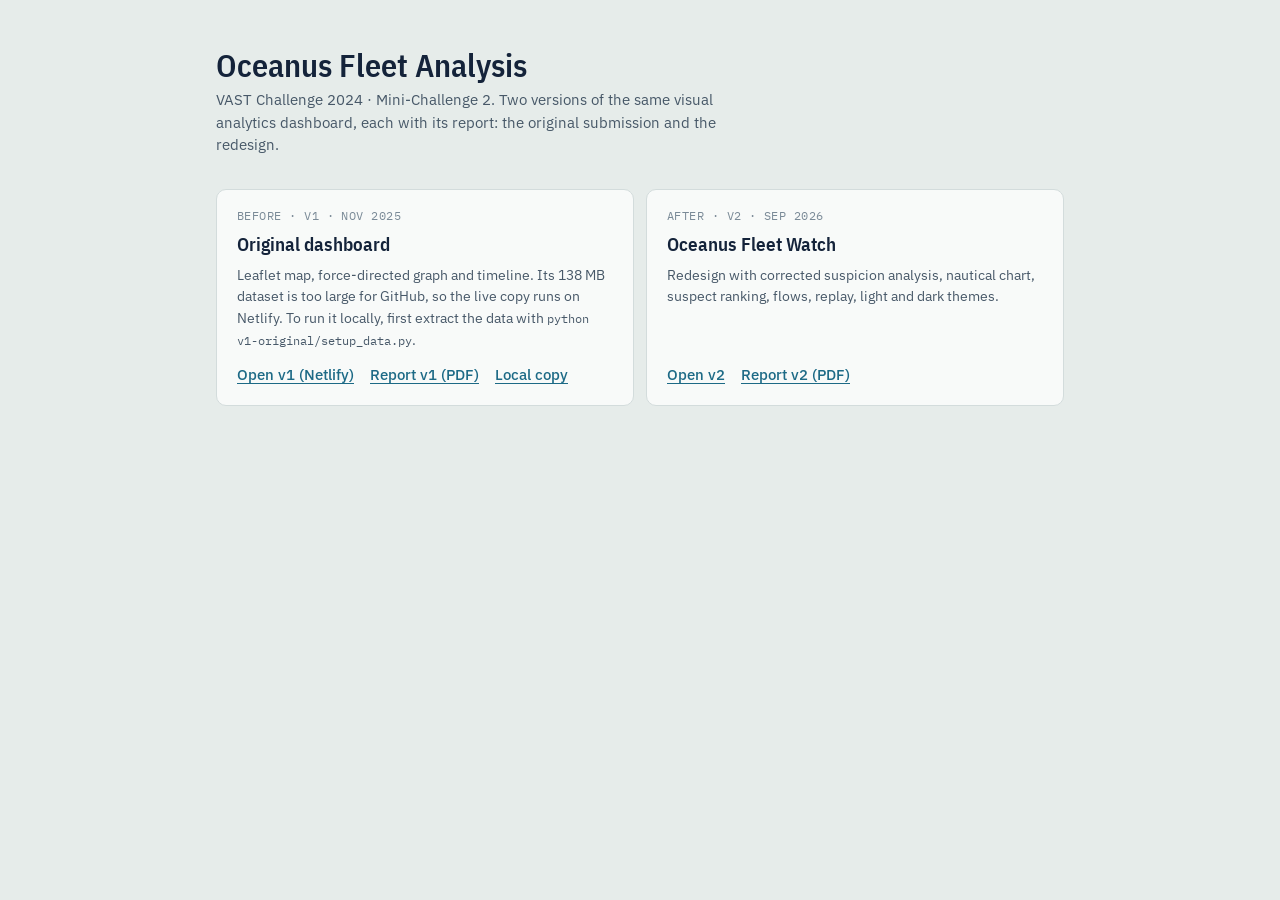
<file: index.html>
<!DOCTYPE html>
<html lang="en">
<head>
<meta charset="UTF-8">
<meta name="viewport" content="width=device-width, initial-scale=1.0">
<title>Oceanus Fleet Analysis · Versions</title>
<link rel="preconnect" href="https://fonts.googleapis.com">
<link rel="preconnect" href="https://fonts.gstatic.com" crossorigin>
<link rel="stylesheet" href="https://fonts.googleapis.com/css2?family=IBM+Plex+Mono:wght@400&family=IBM+Plex+Sans+Condensed:wght@600&family=IBM+Plex+Sans:wght@400;500&display=swap">
<style>
  :root {
    --bg: #e6ecea; --surface: #f8faf9; --ink: #14233a; --ink-2: #475868; --ink-3: #7a8a97;
    --line: #d3dcdc; --accent: #1d6a86;
  }
  @media (prefers-color-scheme: dark) {
    :root { color-scheme: dark; --bg: #09131b; --surface: #0e1c27; --ink: #dbe5eb; --ink-2: #9aafbd; --ink-3: #6a8090; --line: #1c2f3d; --accent: #5fb2cf; }
  }
  * { box-sizing: border-box; }
  body { margin: 0; background: var(--bg); color: var(--ink); font: 15px/1.5 "IBM Plex Sans", system-ui, sans-serif; }
  main { max-width: 880px; margin: 0 auto; padding: 48px 16px; }
  h1 { font: 600 2rem/1.1 "IBM Plex Sans Condensed", sans-serif; margin: 0 0 6px; text-wrap: balance; }
  .sub { margin: 0 0 32px; color: var(--ink-2); max-width: 62ch; }
  .grid { display: grid; grid-template-columns: repeat(auto-fit, minmax(260px, 1fr)); gap: 12px; }
  .card { display: flex; flex-direction: column; gap: 8px; padding: 18px 20px; background: var(--surface); border: 1px solid var(--line); border-radius: 10px; }
  .tag { font: 0.72rem "IBM Plex Mono", monospace; color: var(--ink-3); letter-spacing: 0.04em; text-transform: uppercase; }
  .card h2 { margin: 0; font: 600 1.2rem "IBM Plex Sans Condensed", sans-serif; }
  .card p { margin: 0; color: var(--ink-2); font-size: 0.9rem; }
  .links { display: flex; flex-wrap: wrap; gap: 8px 16px; margin-top: auto; padding-top: 6px; }
  a { color: var(--accent); font-weight: 500; text-underline-offset: 3px; }
  code { font: 0.85em "IBM Plex Mono", monospace; }
</style>
</head>
<body>
<main>
  <h1>Oceanus Fleet Analysis</h1>
  <p class="sub">VAST Challenge 2024 · Mini-Challenge 2. Two versions of the same visual analytics dashboard, each with its report: the original submission and the redesign.</p>
  <div class="grid">
    <section class="card">
      <span class="tag">Before · v1 · Nov 2025</span>
      <h2>Original dashboard</h2>
      <p>Leaflet map, force-directed graph and timeline. Its 138 MB dataset is too large for GitHub, so the live copy runs on Netlify. To run it locally, first extract the data with <code>python v1-original/setup_data.py</code>.</p>
      <div class="links"><a href="https://dashboardvastchallenge.netlify.app/">Open v1 (Netlify)</a><a href="reports/Report_VAST2024_v1.pdf">Report v1 (PDF)</a><a href="v1-original/index.html">Local copy</a></div>
    </section>
    <section class="card">
      <span class="tag">After · v2 · Sep 2026</span>
      <h2>Oceanus Fleet Watch</h2>
      <p>Redesign with corrected suspicion analysis, nautical chart, suspect ranking, flows, replay, light and dark themes.</p>
      <div class="links"><a href="v2-redesign/">Open v2</a><a href="reports/Report_VAST2024_v2.pdf">Report v2 (PDF)</a></div>
    </section>
  </div>
</main>
</body>
</html>
</file>
